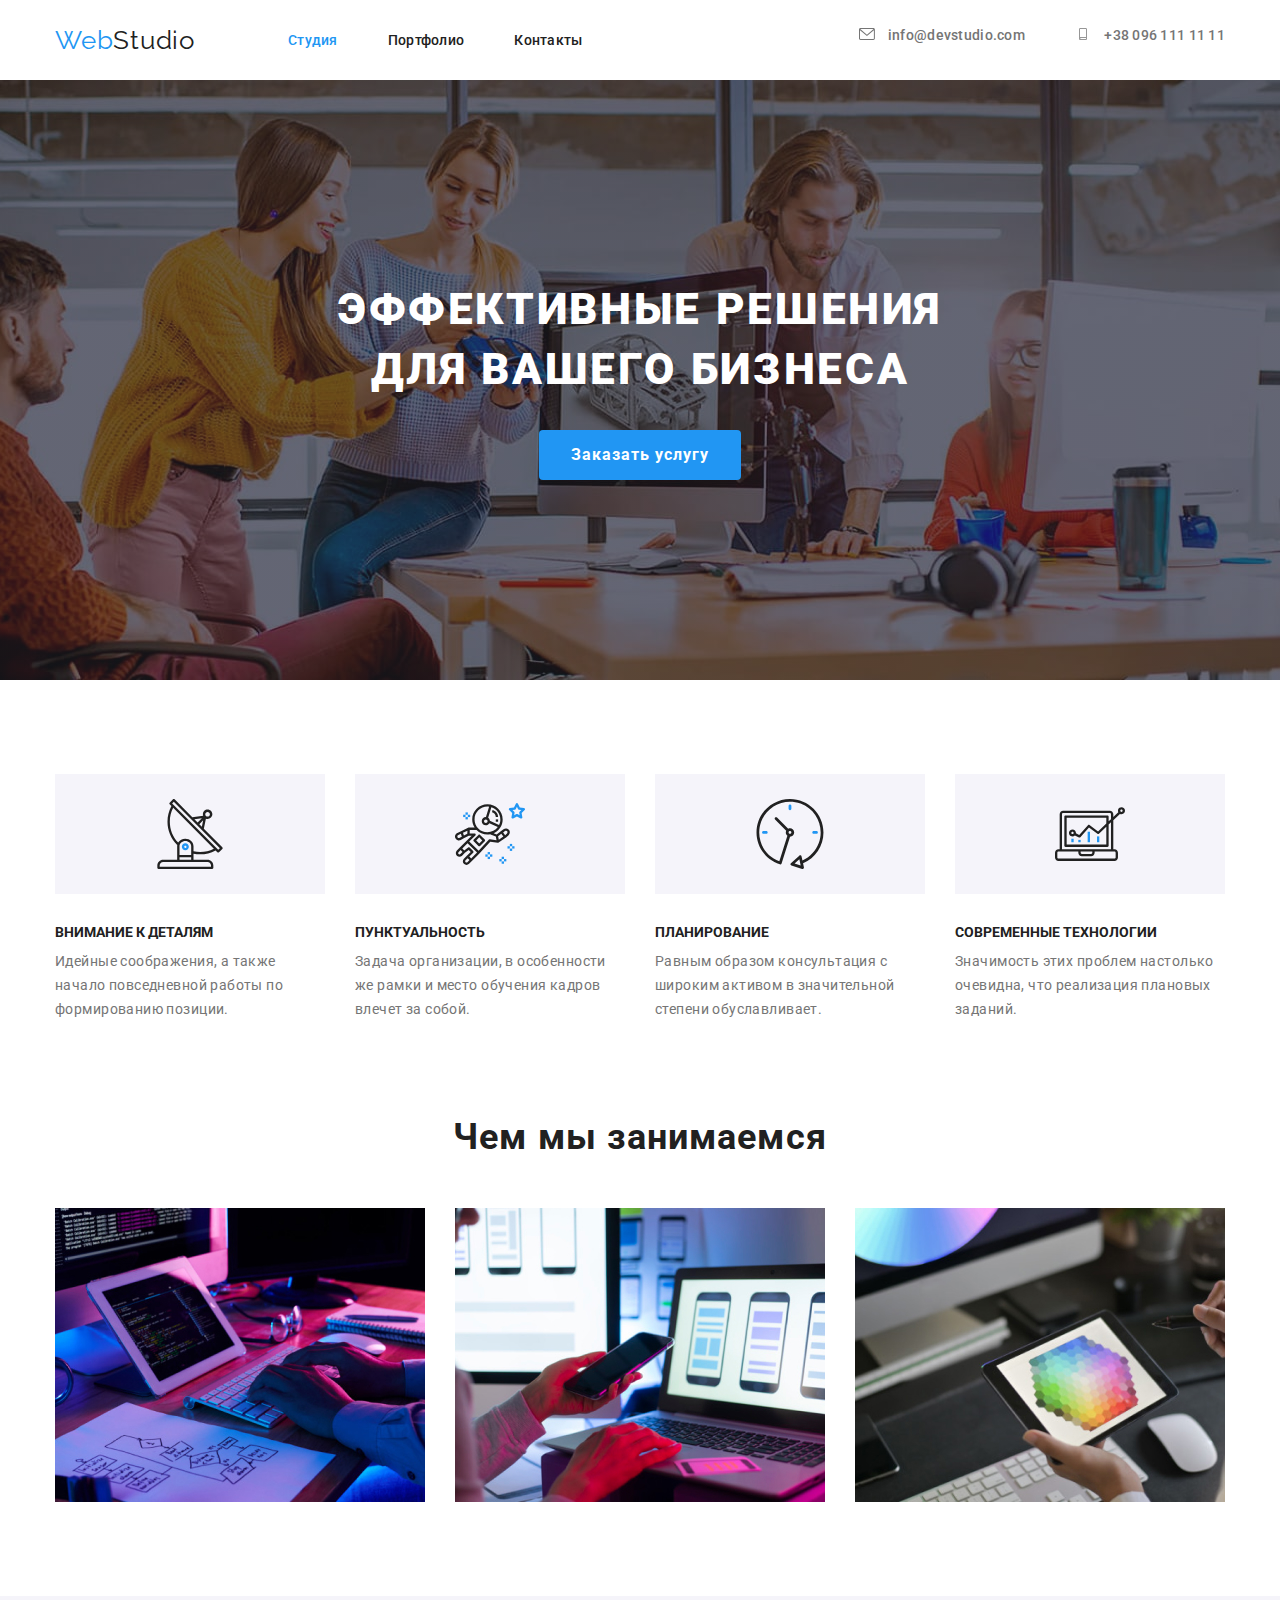
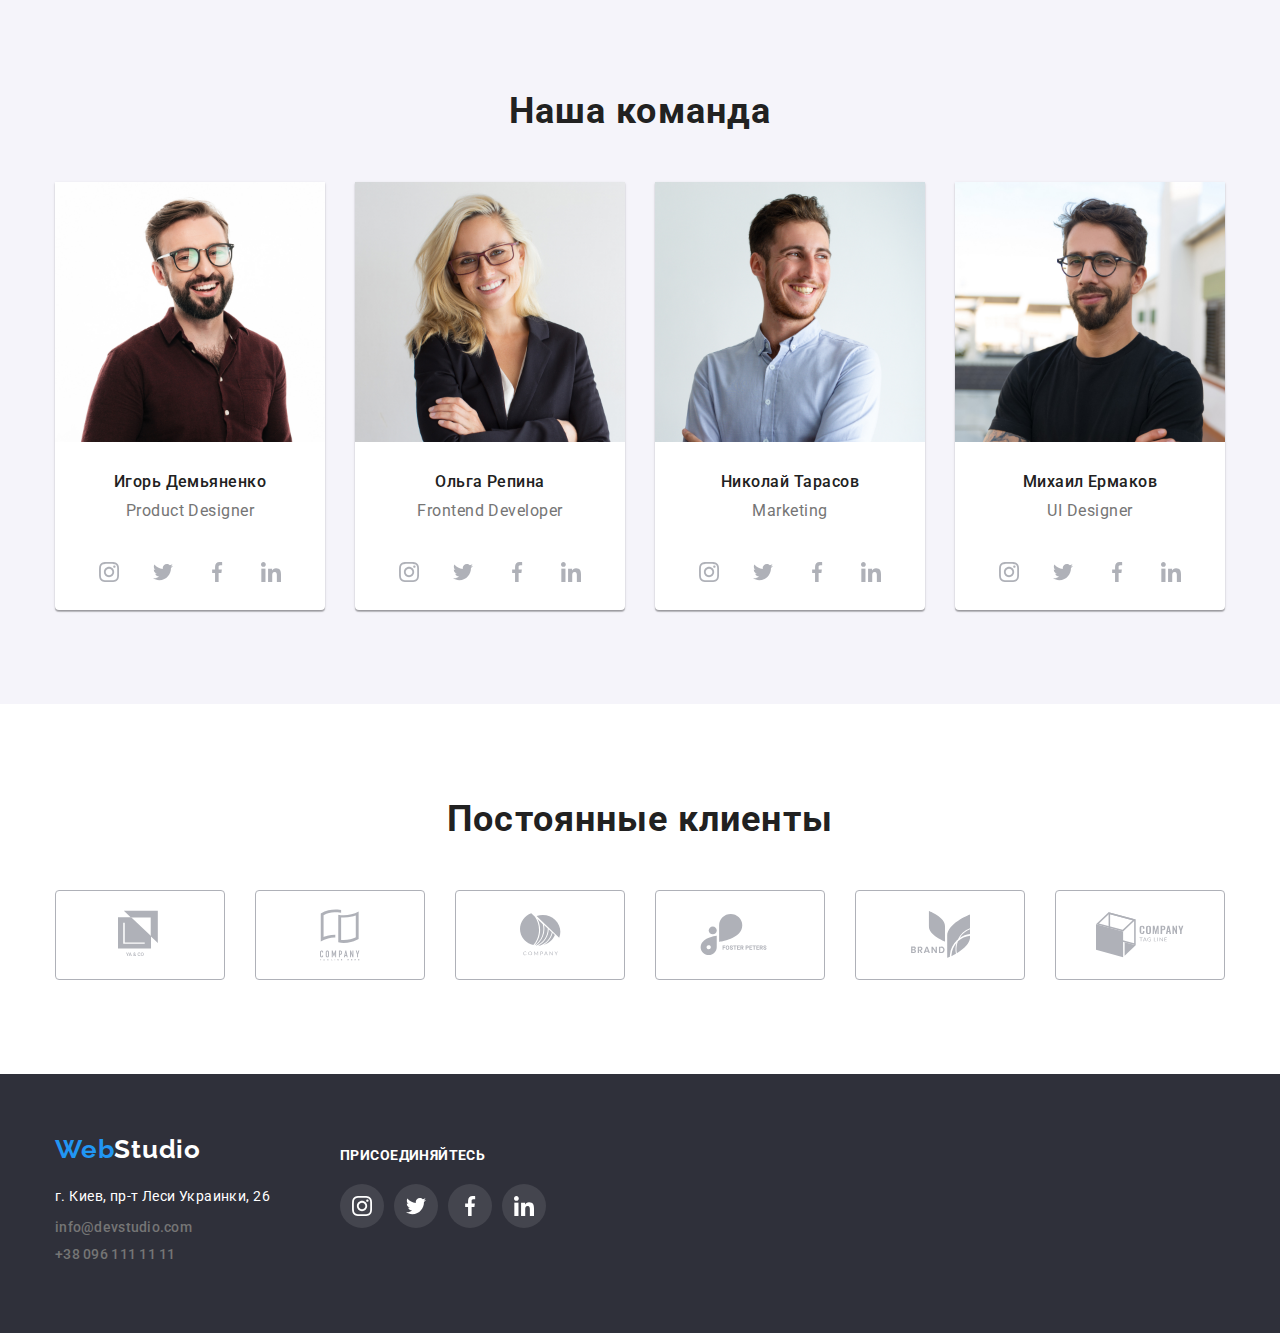
<file: index.html>
<!DOCTYPE html>
<html lang="ru">
<head>
    <meta charset="UTF-8">
    <meta name="viewport" content="width=device-width, initial-scale=1.0">
    <title>ДЗ4</title>
    <link rel="stylesheet"
        href="https://cdnjs.cloudflare.com/ajax/libs/modern-normalize/1.0.0/modern-normalize.min.css">
    <link rel="preconnect" href="https://fonts.gstatic.com" />
    <link
      href="https://fonts.googleapis.com/css2?family=Raleway:wght@700&family=Roboto:wght@400;500;700;900&display=swap"
      rel="stylesheet"/>
    <link rel="stylesheet" href="./css/styles.css"/>
  </head>
<body>
    <!-- шапка сайта-->
    <header class="header">
        <div class="container">
            <nav class="navigation">
                <a class="logo" href="./" lang="en"> 
                <span class="logo-first-part" >Web</span>Studio
                </a>

                <ul class="navigation-list">
                    <li class="navigation-list-item"><a class="navigation-list-item-link current" href="./index.html"> Студия</a></li>
                    <li class="navigation-list-item"><a class="navigation-list-item-link" href="./portfolio.html">Портфолио</a></li>
                    <li class="navigation-list-item"><a class="navigation-list-item-link" href="">Контакты</a></li>
                </ul>
                <address class="address">
                    <ul class="address-list">
                        <li class="contact-information"><a class="contact-information-link" href="mailto:info@devstudio.com">
                            <svg class="header-icon" width="16" height="12">
                                <use href="./img/sprite.svg#mail"></use>
                            </svg>
                            info@devstudio.com</a></li>
                        <li class="contact-information"><a class="contact-information-link" href="tel:+380961111111">
                            <svg class="header-icon" width="16" height="12">
                                <use href="./img/sprite.svg#tel"></use>
                            </svg>
                            +38 096 111 11 11</a></li>  
                    </ul> 
                </address>
            </nav>
        </div>
    </header>

    <main>

    <!--герой-->
    <section class="hero overlay">
        <h1 class="hero-title">Эффективные решения для вашего бизнеса</h1>
        <button class="button" type="button">Заказать услугу</button>
    </section>

    <!--преимущества-->
    <section class="advantage">
        <div class="container">
                <h2 class="visually-hidden">преимущества</h2>
            <ul class="advantage-list">
                <li class="advantage-list-item">
                    <div class="advantage-icon-list">
                        <svg class="advantage-icon" width="70" height="70">
                            <use href="./img/sprite.svg#antenna"></use>
                        </svg>

                    </div>
                    <h3 class="advantage-list-item-title">Внимание к деталям</h3>
                    <p class="advantage-list-item-text">Идейные соображения, а также начало повседневной работы по формированию позиции.</p>
                </li>
                <li class="advantage-list-item">
                    <div class="advantage-icon-list">
                        <svg class="advantage-icon" width="70" height="70">
                            <use href="./img/sprite.svg#astronaut"></use>
                        </svg>

                    </div>
                    <h3 class="advantage-list-item-title">Пунктуальность</h3>
                    <p class="advantage-list-item-text">Задача организации, в особенности же рамки и место обучения кадров влечет за собой.</p>
                </li>
                <li class="advantage-list-item">
                    <div class="advantage-icon-list">
                        <svg class="advantage-icon" width="70" height="70">
                            <use href="./img/sprite.svg#clock"></use>
                        </svg>

                    </div>
                    <h3 class="advantage-list-item-title">Планирование</h3>
                    <p class="advantage-list-item-text">Равным образом консультация с широким активом в значительной степени обуславливает.</p>
                </li>
                <li class="advantage-list-item">
                    <div class="advantage-icon-list">
                        <svg class="advantage-icon" width="70" height="70">
                            <use href="./img/sprite.svg#diagram"></use>
                        </svg>

                    </div>
                    <h3 class="advantage-list-item-title">Современные технологии</h3>
                    <p class="advantage-list-item-text">Значимость этих проблем настолько очевидна, что реализация плановых заданий.</p>
            </ul>
        </div>
    </section>
        
    <!--Чем мы занимаемся-->
    <section class="about">
        <div class="container">
            <h2 class="about-title">Чем мы занимаемся</h2>
        <ul class="about-list">
           <li class="about-list-item"><img src="./img/comp/foto-1.jpg" alt="руки на клавиатуре" width="370" height="294">
        </li>
           <li class="about-list-item"><img src="./img/comp/foto-2.jpg" alt="телефон в руке, а вторая рука на клавиатуре" width="370" height="294">
        </li>
           <li class="about-list-item"><img src="./img/comp/foto-3.jpg" alt="планшет в руках" width="370" height="294">
        </li>
        </ul>
        </div>
    </section>

    <!-- наша команда-->
    <section class="team">
        <div class="container">
            <h2 class="team-title">Наша команда</h2>
        <ul class="team-list">
            <li class="team-list-item">
                <img class="team-list-item-photo" src="./img/team/Igor.jpg" alt="Игорь Демьяненко" width="270" height="260">
                <h3 class="team-list-item-name">Игорь Демьяненко</h3>
                <p class="team-list-item-profession" lang="en">Product Designer</p>
                    <ul class="team-social-logo">
                        <li class="social-logo-link">
                            <a href="#" class="social-media-link">
                                <svg class="social-logo-item" width="20" height="20">
                                    <use href="./img/sprite.svg#instagram"></use>
                                </svg>
                            </a>
                        </li>
                        <li class="social-logo-link">
                            <a href="#" class="social-media-link">
                                <svg class="social-logo-item" width="20" height="20">
                                    <use href="./img/sprite.svg#twitter"></use>
                                </svg>
                            </a>
                        </li>
                        <li class="social-logo-link">
                            <a href="#" class="social-media-link">
                                <svg class="social-logo-item" width="20" height="20">
                                    <use href="./img/sprite.svg#facebook"></use>
                                </svg>
                            </a>
                        </li>
                        <li class="social-logo-link">
                            <a href="#" class="social-media-link">
                                <svg class="social-logo-item" width="20" height="20">
                                    <use href="./img/sprite.svg#linkedin"></use>
                                </svg>
                            </a>
                        </li>
                    </ul>
            </li>
            <li class="team-list-item">
                <img class="team-list-item-photo" src="./img/team/Olga.jpg" alt="Ольга Репина" width="270" height="260">
                <h3 class="team-list-item-name">Ольга Репина</h3>
                <p class="team-list-item-profession" lang="en">Frontend Developer</p>
                    <ul class="team-social-logo">
                    <li class="social-logo-link">
                        <a href="#" class="social-media-link">
                            <svg class="social-logo-item" width="20" height="20">
                                <use href="./img/sprite.svg#instagram"></use>
                            </svg>
                        </a>
                    </li>
                    <li class="social-logo-link">
                        <a href="#" class="social-media-link">
                            <svg class="social-logo-item" width="20" height="20">
                                <use href="./img/sprite.svg#twitter"></use>
                            </svg>
                        </a>
                    </li>
                    <li class="social-logo-link">
                        <a href="#" class="social-media-link">
                            <svg class="social-logo-item" width="20" height="20">
                                <use href="./img/sprite.svg#facebook"></use>
                            </svg>
                        </a>
                    </li>
                    <li class="social-logo-link">
                        <a href="#" class="social-media-link">
                            <svg class="social-logo-item" width="20" height="20">
                                <use href="./img/sprite.svg#linkedin"></use>
                            </svg>
                        </a>
                    </li>
                    </ul>
            </li>
            <li class="team-list-item">
                <img class="team-list-item-photo" src="./img/team/Nikolay.jpg" alt="Николай Тарасов" width="270" height="260">
                <h3 class="team-list-item-name">Николай Тарасов</h3>
                <p class="team-list-item-profession" lang="en">Marketing</p>
                    <ul class="team-social-logo">
                        <li class="social-logo-link">
                            <a href="#" class="social-media-link">
                                <svg class="social-logo-item" width="20" height="20">
                                    <use href="./img/sprite.svg#instagram"></use>
                                </svg>
                            </a>
                        </li>
                        <li class="social-logo-link">
                            <a href="#" class="social-media-link">
                                <svg class="social-logo-item" width="20" height="20">
                                    <use href="./img/sprite.svg#twitter"></use>
                                </svg>
                            </a>
                        </li>
                        <li class="social-logo-link">
                            <a href="#" class="social-media-link">
                                <svg class="social-logo-item" width="20" height="20">
                                    <use href="./img/sprite.svg#facebook"></use>
                                </svg>
                            </a>
                        </li>
                        <li class="social-logo-link">
                            <a href="#" class="social-media-link">
                                <svg class="social-logo-item" width="20" height="20">
                                    <use href="./img/sprite.svg#linkedin"></use>
                                </svg>
                            </a>
                        </li>
                    </ul>
            </li>
            <li class="team-list-item">
                <img class="team-list-item-photo" src="./img/team/Michail.jpg" alt="Михаил Ермаков" width="270" height="260">
                <h3 class="team-list-item-name">Михаил Ермаков</h3>
                <p class="team-list-item-profession" lang="en">UI Designer</p>
                    <ul class="team-social-logo">
                        <li class="social-logo-link">
                            <a href="#" class="social-media-link">
                                <svg class="social-logo-item" width="20" height="20">
                                    <use href="./img/sprite.svg#instagram"></use>
                                </svg>
                            </a>
                        </li>
                        <li class="social-logo-link">
                            <a href="#" class="social-media-link">
                                <svg class="social-logo-item" width="20" height="20">
                                    <use href="./img/sprite.svg#twitter"></use>
                                </svg>
                            </a>
                        </li>
                        <li class="social-logo-link">
                            <a href="#" class="social-media-link">
                                <svg class="social-logo-item" width="20" height="20">
                                    <use href="./img/sprite.svg#facebook"></use>
                                </svg>
                            </a>
                        </li>
                        <li class="social-logo-link">
                            <a href="#" class="social-media-link">
                                <svg class="social-logo-item" width="20" height="20">
                                    <use href="./img/sprite.svg#linkedin"></use>
                                </svg>
                            </a>
                        </li>
                    </ul>
            </li>
        </ul>
        </div>
    </section>
    
    <!-- client-->
    <section class="section">
        <div class="container">
          <h2 class="clients-title">Постоянные клиенты</h2>
          <ul class="clients-list">
            <li class="clients-list-item">
              <a href="#" class="clients-link">
                <svg class="clients-icon"  width="44" height="50">
                  <use href="./img/sprite.svg#logo-1"></use>
                </svg>
              </a>
            </li>
            <li class="clients-list-item">
              <a href="#" class="clients-link">
                <svg class="clients-icon" width="40" height="52">
                  <use href="./img/sprite.svg#logo-2"></use>
                </svg>
              </a>
            </li>
            <li class="clients-list-item">
              <a href="#" class="clients-link">
                <svg class="clients-icon" width="41" height="43">
                  <use href="./img/sprite.svg#logo-3"></use>
                </svg>
              </a>
            </li>
            <li class="clients-list-item">
              <a href="#" class="clients-link">
                <svg class="clients-icon" width="80" height="42">
                  <use href="./img/sprite.svg#logo-4"></use>
                </svg>
              </a>
            </li>
            <li class="clients-list-item">
              <a href="#" class="clients-link">
                <svg class="clients-icon" width="59" height="47">
                  <use href="./img/sprite.svg#logo-5"></use>
                </svg>
              </a>
            </li>
            <li class="clients-list-item">
              <a href="#" class="clients-link">
                <svg class="clients-icon" width="88" height="46">
                  <use href="./img/sprite.svg#logo-6"></use>
                </svg>
              </a>
            </li>
          </ul>
        </div>
      </section>

    </main>

    <footer class="footer">
        
        <div class="container footer-flex">
            <div>
            <a class="footer-logo" href="./" lang="en">
                <span class="logo-first-part">Web</span>Studio</a>
            <address>
                <ul class="contacts">
                    <li><a class="map" href="https://goo.gl/maps/gwEiT2x4Uv1iL74S9" target="_blank">г. Киев, пр-т Леси Украинки, 26</a></li>
                    <li class="contact-information"><a class="contact-information-link" href="mailto:info@devstudio.com">info@devstudio.com</a></li>
                    <li class="contact-information"><a class="contact-information-link" href="tel:+380961111111">+38 096 111 11 11</a></li>  
                </ul> 
            </address>  
            </div>

        <div class="container-join">
            <b class="join">присоединяйтесь</b>
            <ul class="join-list">
                <li class="join-list-item">
                    <a href="#" class="join-list-link">
                        <svg class="join-list-logo" width="20" height="20">
                            <use href="./img/sprite.svg#instagram"></use>
                        </svg>
                        </a>
                </li>
                <li class="join-list-item">
                    <a href="#" class="join-list-link">
                        <svg class="join-list-logo" width="20" height="20">
                            <use href="./img/sprite.svg#twitter"></use>
                        </svg>
                    </a>
                </li>
                <li class="join-list-item">
                    <a href="#" class="join-list-link">
                        <svg class="join-list-logo" width="20" height="20">
                            <use href="./img/sprite.svg#facebook"></use>
                        </svg>
                    </a>
                </li>
                <li class="join-list-item">
                    <a href="#" class="join-list-link">
                        <svg class="join-list-logo" width="20" height="20">
                            <use href="./img/sprite.svg#linkedin"></use>
                        </svg>
                    </a>
                </li>
            </ul>
        </div>
        </div>
    </footer>

</body>
</html>
</file>
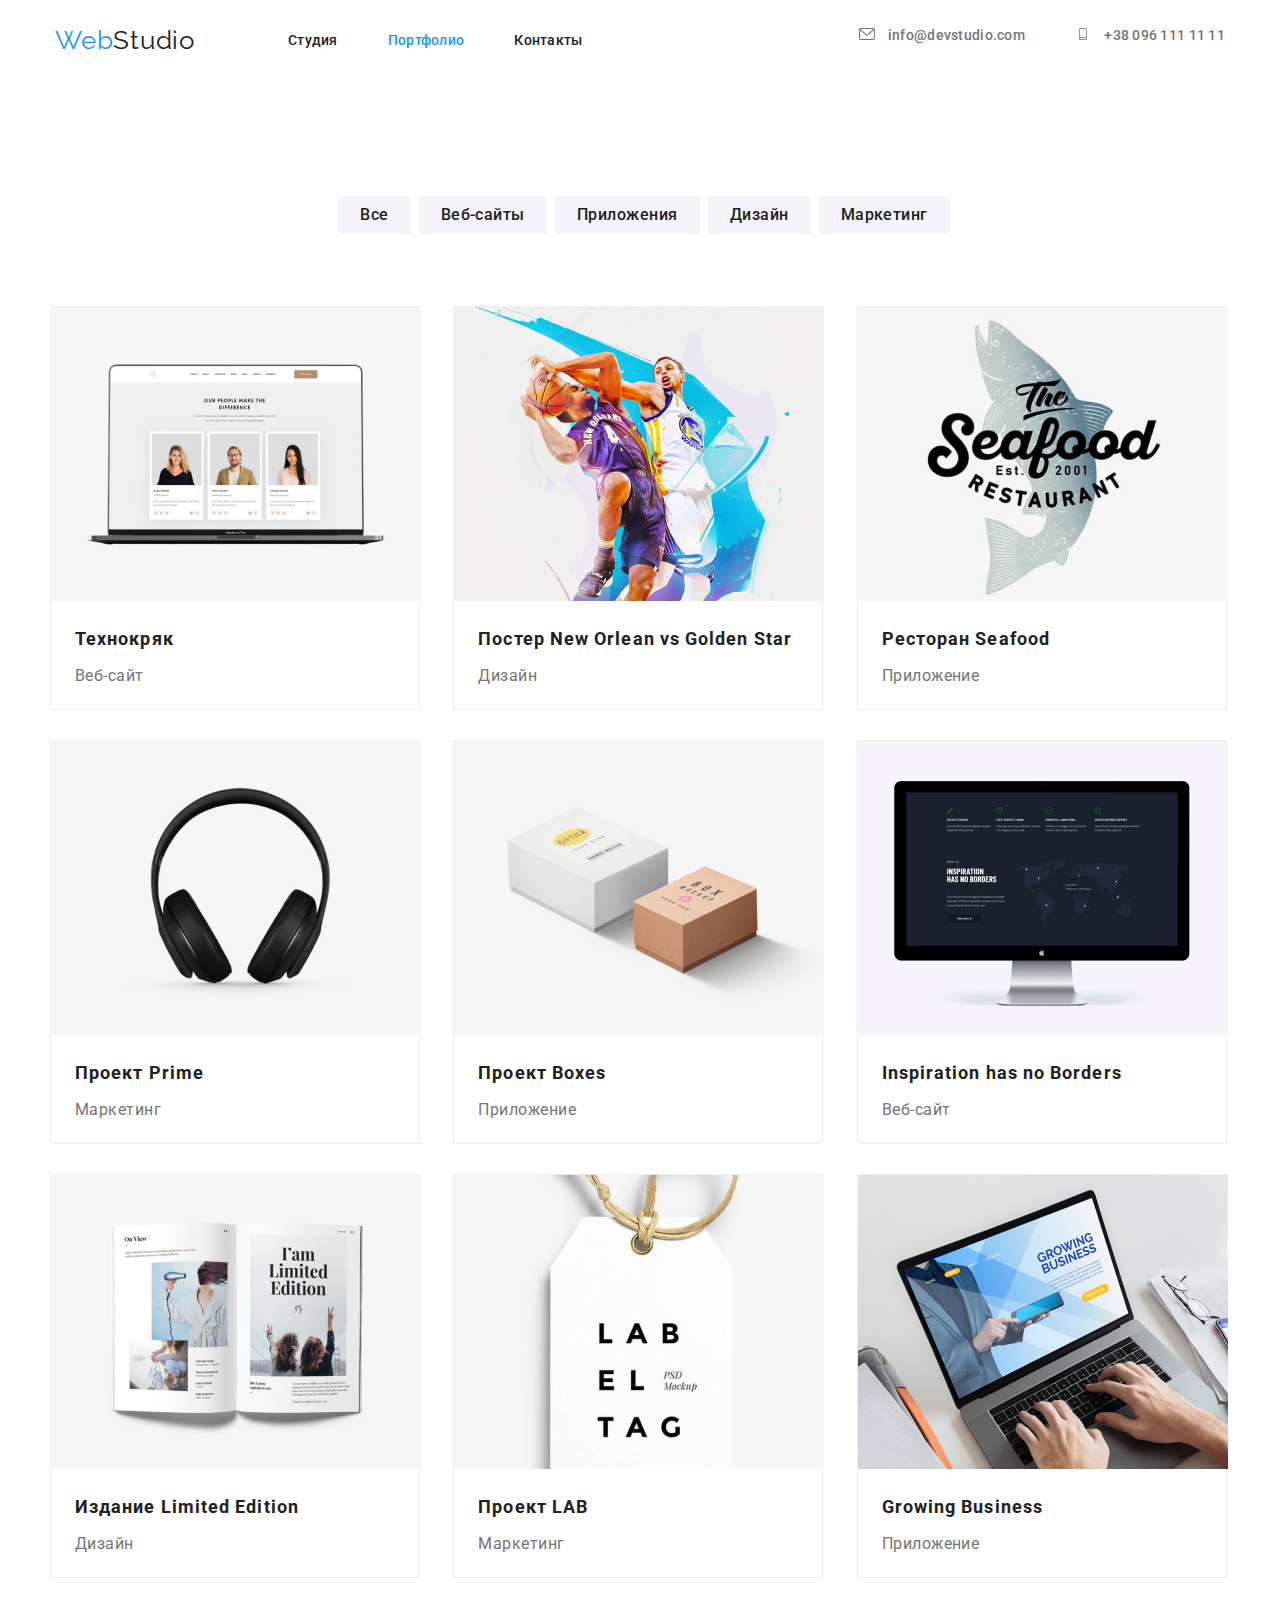
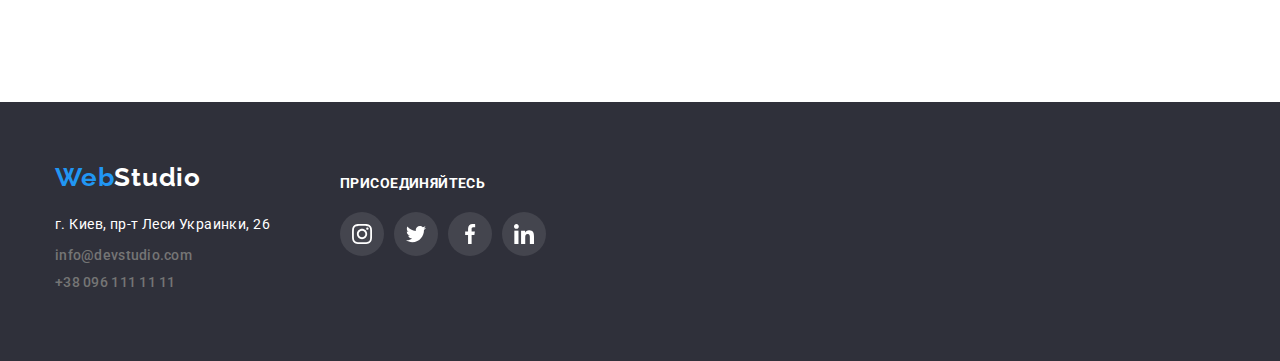
<file: portfolio.html>
<!DOCTYPE html>
<html lang="ru">
<head>
    <meta charset="UTF-8">
    <meta name="viewport" content="width=device-width, initial-scale=1.0">
    <title>ДЗ4</title>
    <link rel="stylesheet"
        href="https://cdnjs.cloudflare.com/ajax/libs/modern-normalize/1.0.0/modern-normalize.min.css">
    <link rel="preconnect" href="https://fonts.gstatic.com" />
    <link
      href="https://fonts.googleapis.com/css2?family=Raleway:wght@700&family=Roboto:wght@400;500;700;900&display=swap"
      rel="stylesheet"/>
    <link rel="stylesheet" href="./css/styles.css"/>
</head>
<body>
    <!-- шапка сайта-->
    <header class="header">
        <div class="container">
            <nav class="navigation">
                <a class="logo" href="./" lang="en"> 
                <span class="logo-first-part" >Web</span>Studio
                </a>

                <ul class="navigation-list">
                    <li class="navigation-list-item"><a class="navigation-list-item-link" href="./index.html"> Студия</a></li>
                    <li class="navigation-list-item"><a class="navigation-list-item-link current" href="./portfolio.html">Портфолио</a></li>
                    <li class="navigation-list-item"><a class="navigation-list-item-link" href="">Контакты</a></li>
                </ul>
                <address class="address">
                    <ul class="address-list">
                        <li class="contact-information"><a class="contact-information-link" href="mailto:info@devstudio.com">
                            <svg class="header-icon" width="16" height="12">
                                <use href="./img/sprite.svg#mail"></use>
                            </svg>
                            info@devstudio.com</a></li>
                        <li class="contact-information"><a class="contact-information-link" href="tel:+380961111111">
                            <svg class="header-icon" width="16" height="12">
                                <use href="./img/sprite.svg#tel"></use>
                            </svg>
                            +38 096 111 11 11</a></li>  
                    </ul> 
                </address>
            </nav>
        </div>
    </header>

    <main class="portfolio">
        <div class="container">
            <div class="butoon-container">
                <ul class="button-list">
                    <li class="butoon-style"> <button class="button-categories" type="button">Все</button></li>
                    <li class="butoon-style"> <button class="button-categories" type="button">Веб-сайты</button></li>
                    <li class="butoon-style"> <button class="button-categories" type="button">Приложения</button></li>
                    <li class="butoon-style"> <button class="button-categories" type="button">Дизайн</button></li>
                    <li class="butoon-style"> <button class="button-categories" type="button">Маркетинг</button></li>
            </ul>
            </div>
            <ul class="categories">
                <li class="list-categories-item">
                    <a class="list-categories-foto" href="">
                        <img src="./img/card/technokryak.jpg" alt="ноутбук" width="370" height="294">
                        <h2 class="list-categories-title">Технокряк</h2>
                        <p class="list-categories-text">Веб-сайт</p>
                    </a>
                </li>
                <li class="list-categories-item">
                    <a class="list-categories-foto" href="">
                        <img src="./img/card/Poster.jpg" alt="постер" width="370" height="294">
                        <h2 class="list-categories-title">Постер New Orlean vs Golden Star</h2>
                        <p class="list-categories-text">Дизайн</p>
                    </a>
                </li>
                <li class="list-categories-item">
                    <a class="list-categories-foto" href="">
                        <img src="./img/card/Seafood.jpg" alt="постер ресторана" width="370" height="294">
                        <h2 class="list-categories-title">Ресторан Seafood</h2>
                        <p class="list-categories-text">Приложение</p>
                    </a>
                </li>
                <li class="list-categories-item">
                    <a class="list-categories-foto" href="">
                        <img src="./img/card/Prime.jpg" alt="наушники" width="370" height="294">
                        <h2 class="list-categories-title">Проект Prime</h2>
                        <p class="list-categories-text">Маркетинг</p>
                    </a>
                </li>
                <li class="list-categories-item">
                    <a class="list-categories-foto" href="">
                        <img src="./img/card/Boxes.jpg" alt="коробки" width="370" height="294">
                        <h2 class="list-categories-title">Проект Boxes</h2>
                        <p class="list-categories-text">Приложение</p>
                    </a>
                </li>
                <li class="list-categories-item">
                    <a class="list-categories-foto" href="">
                        <img src="./img/card/Inspiration has no Borders.jpg" alt="экран компютера" width="370" height="294">
                        <h2 class="list-categories-title">Inspiration has no Borders</h2>
                        <p class="list-categories-text">Веб-сайт</p>
                    </a>
                </li>
                <li class="list-categories-item">
                    <a class="list-categories-foto" href="">
                        <img src="./img/card/Limited Edition.jpg" alt="книга" width="370" height="294">
                        <h2 class="list-categories-title">Издание Limited Edition</h2>
                        <p class="list-categories-text">Дизайн</p>
                    </a>
                </li>
                <li class="list-categories-item">
                    <a class="list-categories-foto" href="">
                        <img src="./img/card/LAB.jpg" alt="бирка от одежды" width="370" height="294">
                        <h2 class="list-categories-title">Проект LAB</h2>
                        <p class="list-categories-text">Маркетинг</p>
                    </a>
                </li>
                <li class="list-categories-item">
                    <a class="list-categories-foto" href="">
                        <img src="./img/card/Growing Business.jpg" alt="руки на клавиатуре ноутбука" width="370" height="294">
                        <h2 class="list-categories-title">Growing Business</h2>
                        <p class="list-categories-text">Приложение</p>
                    </a>
                </li>
            </ul>
        </div>
    </main>

    <footer class="footer">
        
        <div class="container footer-flex">
            <div>
            <a class="footer-logo" href="./" lang="en">
                <span class="logo-first-part">Web</span>Studio</a>
            <address>
                <ul class="contacts">
                    <li><a class="map" href="https://goo.gl/maps/gwEiT2x4Uv1iL74S9" target="_blank">г. Киев, пр-т Леси Украинки, 26</a></li>
                    <li class="contact-information"><a class="contact-information-link" href="mailto:info@devstudio.com">info@devstudio.com</a></li>
                    <li class="contact-information"><a class="contact-information-link" href="tel:+380961111111">+38 096 111 11 11</a></li>  
                </ul> 
            </address>  
            </div>

        <div class="container-join">
            <b class="join">присоединяйтесь</b>
            <ul class="join-list">
                <li class="join-list-item">
                    <a href="#" class="join-list-link">
                        <svg class="join-list-logo" width="20" height="20">
                            <use href="./img/sprite.svg#instagram"></use>
                        </svg>
                        </a>
                </li>
                <li class="join-list-item">
                    <a href="#" class="join-list-link">
                        <svg class="join-list-logo" width="20" height="20">
                            <use href="./img/sprite.svg#twitter"></use>
                        </svg>
                    </a>
                </li>
                <li class="join-list-item">
                    <a href="#" class="join-list-link">
                        <svg class="join-list-logo" width="20" height="20">
                            <use href="./img/sprite.svg#facebook"></use>
                        </svg>
                    </a>
                </li>
                <li class="join-list-item">
                    <a href="#" class="join-list-link">
                        <svg class="join-list-logo" width="20" height="20">
                            <use href="./img/sprite.svg#linkedin"></use>
                        </svg>
                    </a>
                </li>
            </ul>
        </div>
        </div>
    </footer>
    
</body>
</file>
<file: css/styles.css>
:root {
    --color-text: #757575;
    --color-title: #212121;
    --color-focus: #2196F3;
}

body {
    font-family: Roboto, sans-serif;
    font-style: normal;
    background-color: #ffffff;
}

li {
    list-style-type: none;
}

a {
    text-decoration: none;
   }

  h1,
  h2,
  h3,
  h4,
  h5,
  h6 {
    margin: 0;
  }
  
  ul,
  ol {
    margin: 0;
    padding: 0;
  }
  
  p {
    margin: 0;
  }
  
  img {
    display: block;
  }

  .container {
    width: 1200px;
    margin: 0 auto;
    padding: 0 15px;
  }


/* =============== HEADER ===============*/

.logo {
    font-family: Raleway;
    font-size: 26px;
    line-height: 1.192;
    letter-spacing: 0.03em;
    color: var(--color-title);
}

.logo-first-part {
    color: var(--color-focus);
}

.navigation {
    display: flex;
    align-items: center;
    height: 80px;
}

.header .logo{
    margin-right: 93px;
}
.navigation-list{
    display: flex;
}

.navigation-list-item:not(:last-child) {
    margin-right: 50px;
}


.navigation-list-item-link {
    font-weight: 500;
    font-size: 14px;
    line-height: 1.142;
    letter-spacing: 0.02em;
    color: var(--color-title);
}

.current,
.navigation-list-item-link:hover,
.navigation-list-item-link:focus {
    color: var(--color-focus);
}

.header .address {
    margin-left: auto;
}

.address-list {
    display: flex;
}

.contact-information:not(:last-child) {
    margin-right: 50px;
}

.contact-information-link{
    font-style: normal;
    font-weight: 500;
    font-size: 14px;
    line-height: 1.142;
    letter-spacing: 0.02em;
    color: var(--color-text);
}

.contact-information-link:hover,
.contact-information-link:focus {
    color: var(--color-focus);
}

.header-icon{
    fill: rgba(117, 117, 117, 1);
    margin-right: 10px;
}

.header-icon:hover,
.header-icon:focus{
    fill: rgba(33, 150, 243, 1);
}

/* =============== HERO ===============*/
.hero {
    background: #2F303A;

    padding-top: 200px;
    padding-bottom: 200px;
    min-height: 600px;
    text-align: center;

    background-image: linear-gradient(
        rgba(47, 48, 58, 0.4),
        rgba(47, 48, 58, 0.4)
      ),
      url("../img/hero/hero.jpg");
    background-position: center;
    background-repeat: no-repeat;
    background-size: cover;
    
}

.hero-title {
    font-weight: 900;
    font-size: 44px;
    line-height: 1.363;
    text-transform: uppercase;
    letter-spacing: 0.06em;
    color: #ffffff;

    width: 696px;
    margin-top: 0;
    margin-right: auto;
    margin-bottom: 30px;
    margin-left: auto;
}

.button {
    background: var(--color-focus);
    color: #ffffff;
    font-weight: 700;
    font-size: 16px;
    line-height: 1.875;
    letter-spacing: 0.06em;

    min-width: 200px;
    min-height: 50px;
    padding: 10px 32px;
    border: none;
    border-radius: 4px;
    outline: none;
    cursor: pointer;
}
 
/* =============== advantage ===============*/

.advantage {
    margin-top: 94px;
}

.advantage-icon-list{
    display: flex;
    justify-content: center;
    align-items: center;
    width: 270px;
    height: 120px;
    margin-bottom: 30px;
    background-color: rgba(245, 244, 250, 1);
}

.advantage-list {
    display: flex;
}

.advantage-list-item {
    display: block;
    width: 270px;
}

.advantage-list-item+.advantage-list-item {
    margin-left: 30px;
}


.advantage-list-item-title {
    margin-bottom: 10px;
}

.visually-hidden {
    position: absolute;
    width: 1px;
    height: 1px;
    margin: -1px;
    border: 0;
    padding: 0;
  
    white-space: nowrap;
    clip-path: inset(100%);
    clip: rect(0 0 0 0);
    overflow: hidden;
}

.advantage-list-item-title {
    font-weight: 700;
    font-size: 14px;
    line-height: 1.142;
    text-transform:uppercase;
    color: var(--color-title);
}

.advantage-list-item-text{
    font-size: 14px;
    line-height: 1.714;
    letter-spacing: 0.03em;
    color: var(--color-text);
}

/*=============== about ===============*/

.about .container {
    margin-top: 94px;
    margin-bottom: 94px;
}

.about-title {
    font-weight: 700;
    font-size: 36px;
    line-height: 1.167;
    text-align: center;
    letter-spacing: 0.03em;
    color: var(--color-title);

    margin-bottom: 50px;
}

.about-list {
    display: flex;
    justify-content: space-between;
}
/* =============== team ===============*/

.team {
   background: #F5F4FA; 
   padding-top: 94px;
  padding-bottom: 94px;
}

.team-title {
    font-style: normal;
    font-weight: 700;
    font-size: 36px;
    line-height: 1.167;
    text-align: center;
    letter-spacing: 0.03em;
    color: var(--color-title);

    margin-bottom: 50px;
}

.team-list {
    display: flex;
    border-bottom-left-radius: 4px;
    border-bottom-right-radius: 4px;
    justify-content: space-between;
}


.team-list-item {
    background: #ffffff;
    display: inline-block;
    width: 270px;
    height: 428px;

    box-shadow: 0px 1px 3px rgba(0, 0, 0, 0.12), 0px 1px 1px rgba(0, 0, 0, 0.14), 0px 2px 1px rgba(0, 0, 0, 0.2);
    border-radius: 0px 0px 4px 4px;
}

.team-list-item-photo {
    margin-bottom: 30px;
}

.team-list-item-name {
    font-weight: 500;
    font-size: 16px;
    line-height: 19px;
    letter-spacing: 0.03em;
    text-align: center;
    color: var(--color-title);

    margin-bottom: 10px;
}

.team-list-item-profession {
    font-size: 16px;
    line-height: 19px;
    text-align: center;
    letter-spacing: 0.03em;
    color: var(--color-text);

    margin-bottom: 30px;
}

.team-social-logo{
    display: flex;
    justify-content: center;
}

.social-media-link{
    display: inline-flex;
    justify-content: center;
    align-items: center;
    width: 44px;
    height: 44px;
    border-radius: 50%;
    background-color: #ffffff;
}

.social-logo-link:not(:last-child) {
    margin-right: 10px;
}

.social-media-link:hover,
.social-media-link:focus {
    background-color: var(--color-focus);
}

.social-media-link:hover .social-logo-item,
.social-media-link:focus .social-logo-item {
    fill: rgba(255, 255, 255, 1);
}

.social-logo-item {
 fill: rgba(175, 177, 184, 1);
}

/*================ CLIENR =============*/

.clients-title{
    font-style: normal;
    font-weight: 700;
    font-size: 36px;
    line-height: 1.167;
    text-align: center;
    letter-spacing: 0.03em;
    color: var(--color-title);

    margin-bottom: 50px;
    margin-top: 94px;
}

.clients-list {
    display: flex;
    justify-content: space-between;
  }

.clients-link {
    display: flex;
    justify-content: center;
    align-items: center;
    width: 170px;
    height: 90px;
    border: 1px solid rgba(175, 177, 184, 1);
    border-radius: 4px;
    fill: rgba(175, 177, 184, 1);

    margin-bottom: 94px;
  }

.clients-link:hover,
.clients-link:focus {
    fill: var(--color-focus);
    border-color: var(--color-focus);
  }

/* =============== FOOTER ===============*/

.footer {
    background:  #2F303A;
    padding-top: 60px;
    padding-bottom: 60px;
}

.footer-logo {
    font-family: Raleway;
    font-style: normal;
    font-weight: 700;
    font-size: 26px;
    line-height: 1.192;
    letter-spacing: 0.03em;
    color: #ffffff;

    display: inline-block;
    margin-bottom: 20px;
}

.map {
    font-style: normal;
    font-size: 14px;
    line-height: 1.714;
    letter-spacing: 0.03em;
    color: #FFFFFF;
    display: inline-block;
    margin-bottom: 9px;
}

.contact-information:not(list-child) {
    margin-bottom: 9px;
}

.join {
font-size: 14px;
line-height: 1.142;
letter-spacing: 0.03em;
text-transform: uppercase;
color: #FFFFFF;
}

.join-list {
    display: flex;
    margin-top: 20px;
}

.join-list-item:not(:last-child) {
    margin-right: 10px;
}

.join-list-link {
    display: flex;
    justify-content: center;
    align-items: center;
    width: 44px;
    height: 44px;
    border-radius: 50%;
    background-color: rgba(255, 255, 255, 0.1);
  }

.join-list-link {
      fill: #ffffff;
  }

.join-list-link:hover,
.join-list-link:focus {
    background-color: var(--color-focus);
}

.footer-flex{
    display: flex;
}

.container-join{
    margin-left: 70px;
    margin-top: 12px;
}

/* =============== PORTFOLIO CATEGORIES ===============*/

.portfolio .container {
    padding-top: 94px;
    padding-bottom: 94px;
  }


  
.list-categories-title {
    font-weight: 700;
    font-size: 18px;
    line-height: 2;
    letter-spacing: 0.06em;
    color: var(--color-title);

    margin-top: 20px;
    margin-bottom: 4px;
    margin-left: 24px;
}

.list-categories-text {
    font-size: 16px;
    line-height: 1.875;
    letter-spacing: 0.03em;
    color: var(--color-text);
    margin-left: 24px;
}

.button-categories:hover,
.button-categories:focus {
    color: var(--color-focus);
}

.button-categories {   
font-weight: 500;
font-size: 16px;
line-height: 1.625;
text-align: center;
letter-spacing: 0.03em;

background: #F5F4FA;
color: #212121;
display: block;
box-shadow: 0px 3px 1px rgba(0, 0, 0, 0.1), 0px 1px 2px rgba(0, 0, 0, 0.08), 0px 2px 2px rgba(0, 0, 0, 0.12);
border-radius: 4px;
border: none;
box-shadow: none;
padding: 6px 22px;
}


.button-categories:hover,
.button-categories:focus {
    color: #ffffff;
    background: #2196F3;
}


.button-list {
    display: flex;
    justify-content: center;
    padding: 22px;
}

.button-categories:not(list-child) {
    margin-left: 8px;
}

.categories {
    display: flex;
    flex-wrap: wrap;
    justify-content: flex-start;
    margin: 0 -5px;
}

.list-categories-foto {
    display: inline-block;
    width: 370px;
    height: 404px;
    border: 1px solid #EEEEEE;
    box-sizing: border-box;
}

.list-categories-item {
    width: calc((100% - 2 * 30px) / 3);
    margin-right: 30px;
    margin-bottom: 30px;
    box-shadow: none;
}

.list-categories-item:nth-child(3n) {
    margin-right: 0;
}

.butoon-style {
    display: inline-block;
    border: 73px 26px;
}

.butoon-container { 
    margin-bottom: 50px;
}

.list-categories-item:hover{
    box-shadow: 0px 1px 1px rgba(0, 0, 0, 0.12), 0px 4px 4px rgba(0, 0, 0, 0.06),
    1px 4px 6px rgba(0, 0, 0, 0.16);
}
</file>
